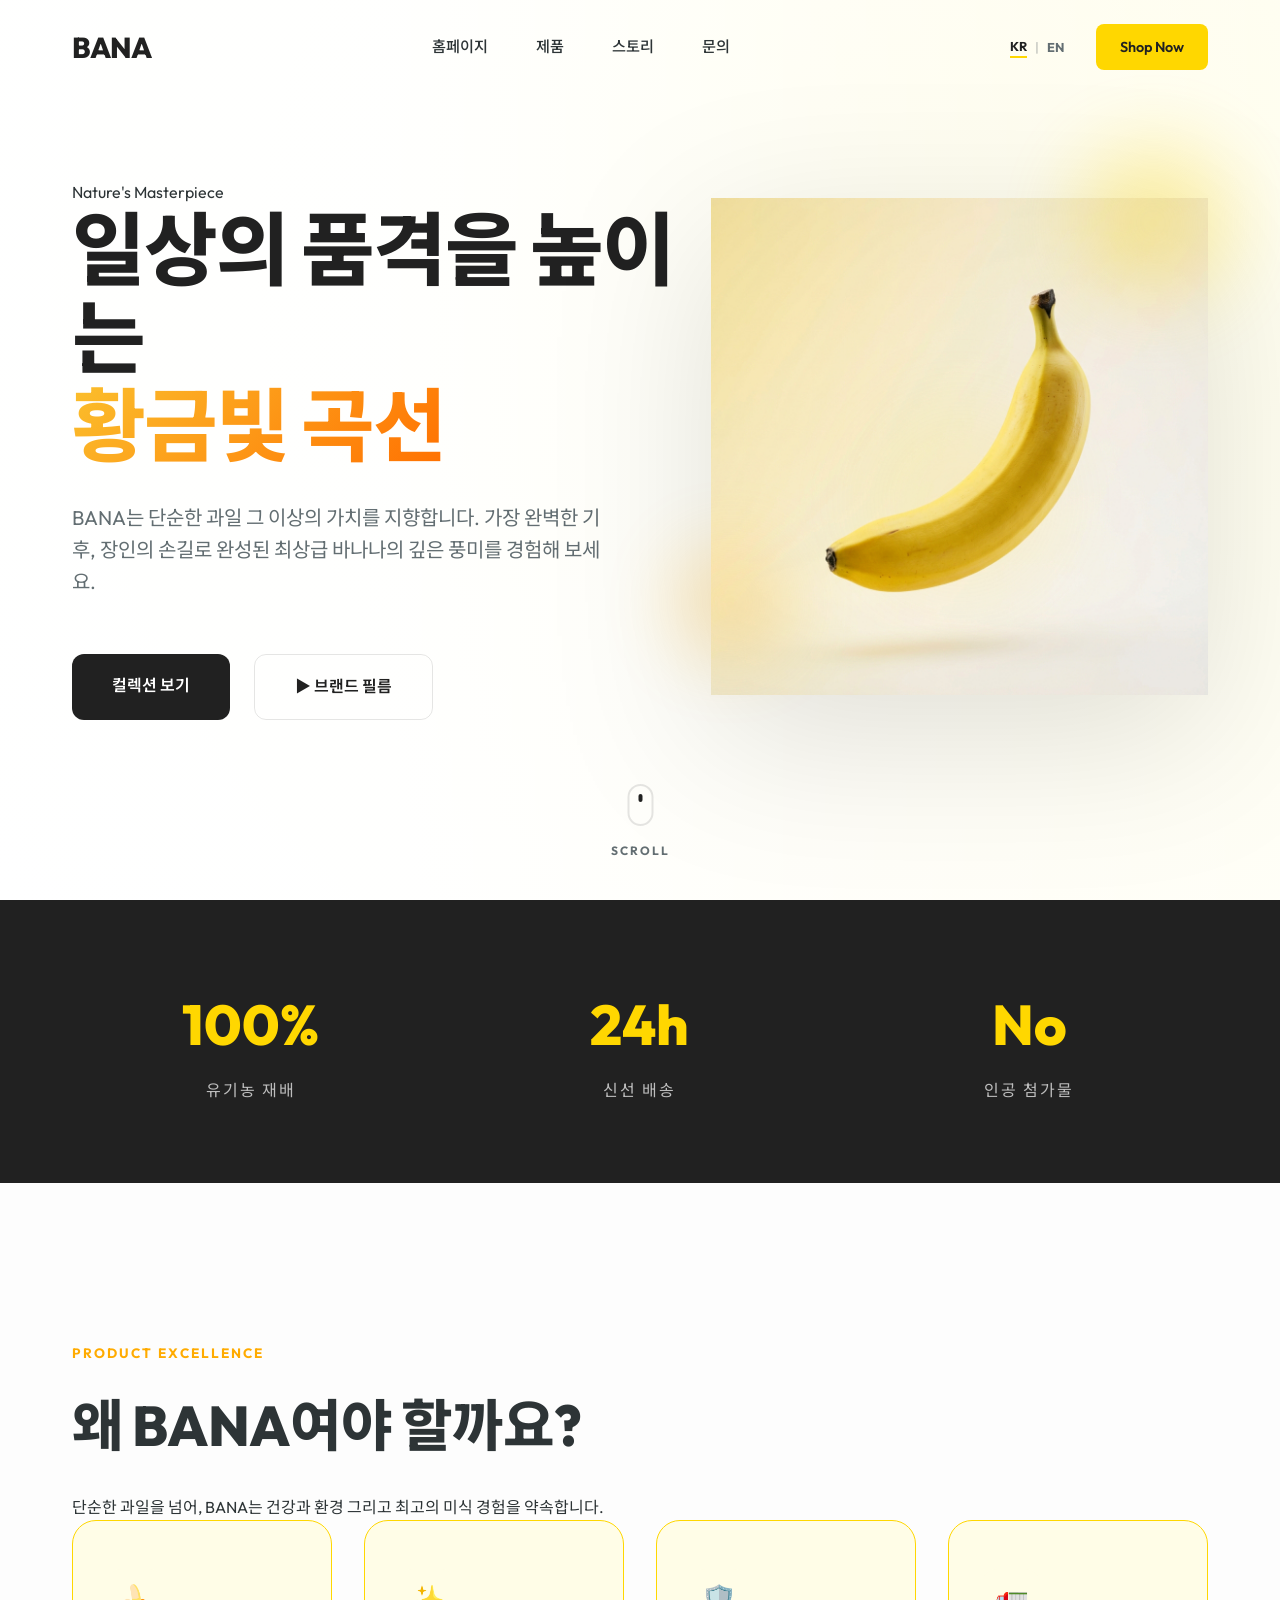
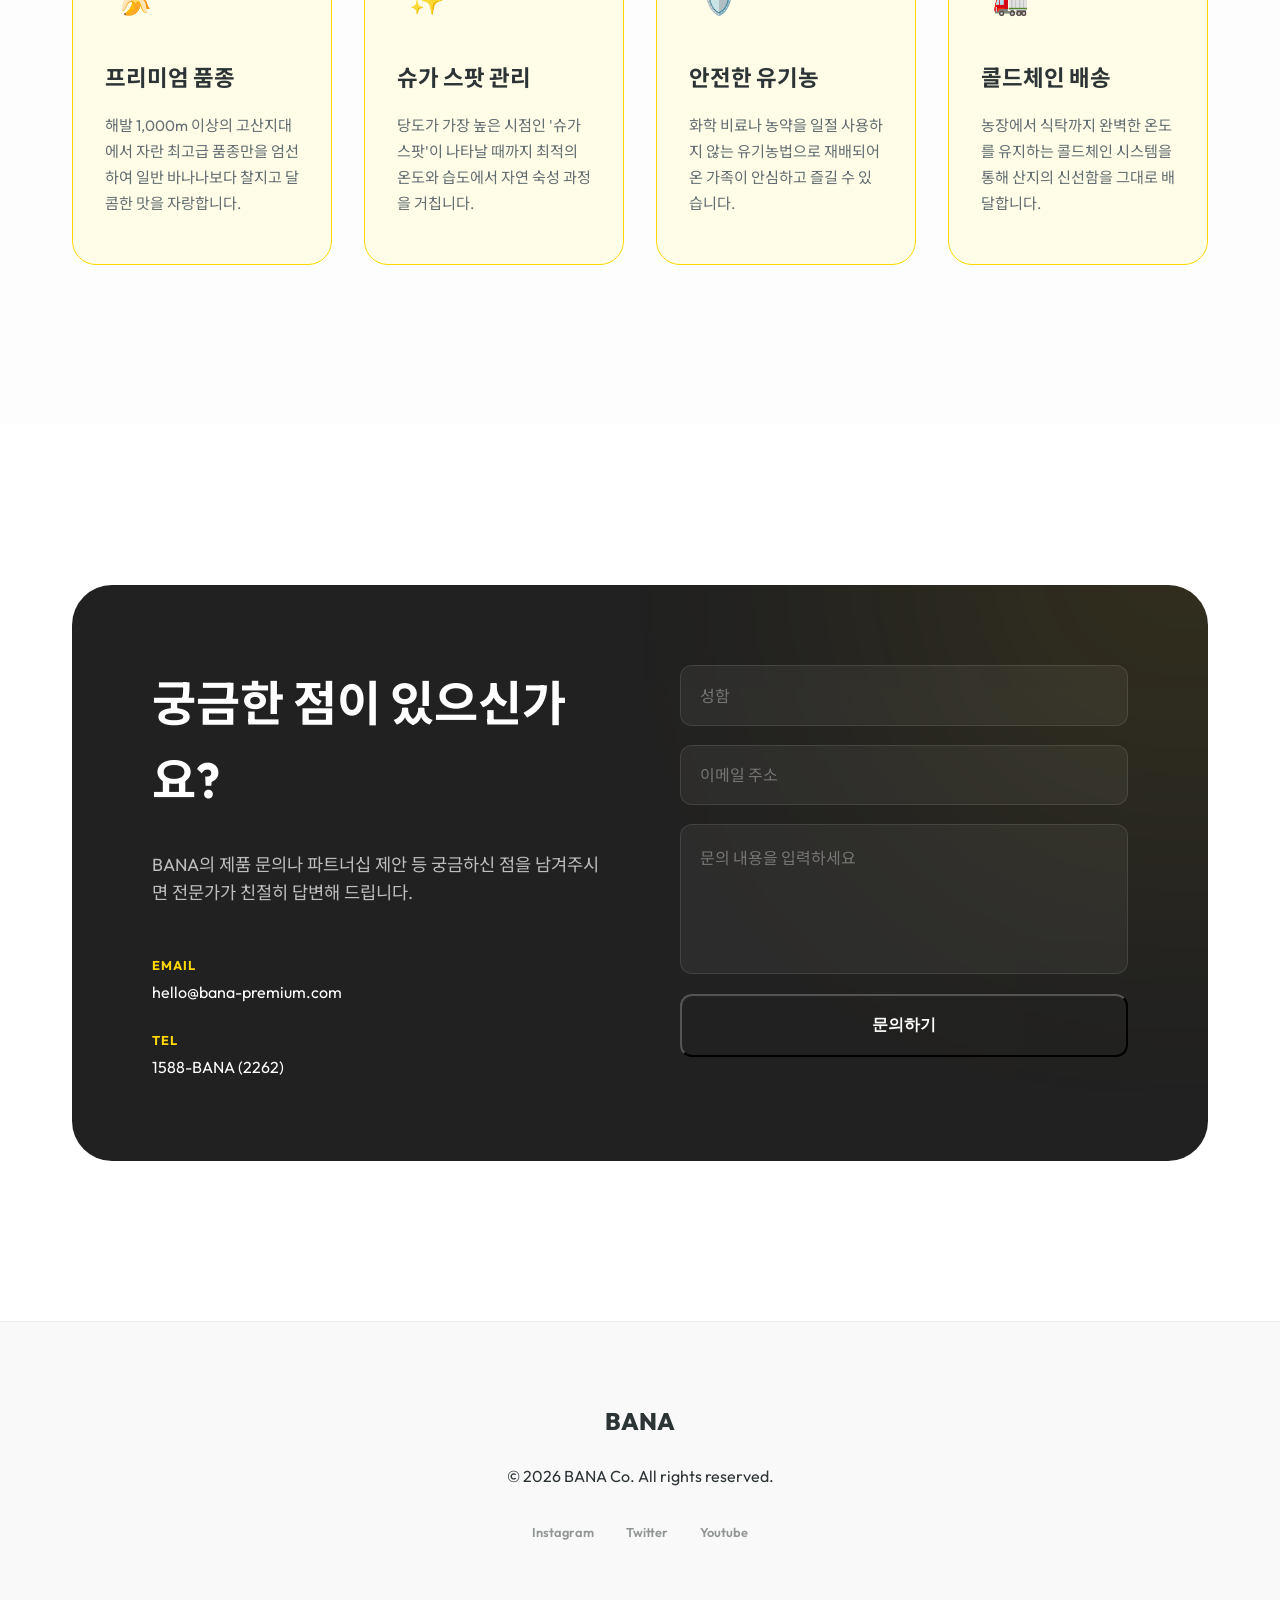
<file: index.html>
<!DOCTYPE html>
<html lang="ko">
<head>
    <meta charset="UTF-8">
    <meta name="viewport" content="width=device-width, initial-scale=1.0">
    <title>BANA - 자연이 선사하는 가장 완벽한 에너지</title>
    <meta name="description" content="프리미엄 바나나 브랜드 BANA. 자연의 순수함과 최고의 영양을 담은 프리미엄 바나나를 만나보세요.">
    <link rel="stylesheet" href="style.css">
    <link rel="preconnect" href="https://fonts.googleapis.com">
    <link rel="preconnect" href="https://fonts.gstatic.com" crossorigin>
    <link href="https://fonts.googleapis.com/css2?family=Outfit:wght@300;400;600;800&family=Noto+Sans+KR:wght@300;400;700&display=swap" rel="stylesheet">
</head>
<body>
    <header id="header">
        <nav class="container">
            <div class="logo">BANA</div>
            <ul class="nav-links">
                <li><a href="#">홈페이지</a></li>
                <li><a href="#products">제품</a></li>
                <li><a href="#about">스토리</a></li>
                <li><a href="#contact">문의</a></li>
            </ul>
            <div class="nav-actions">
                <div class="lang-switcher">
                    <a href="index.html" class="active">KR</a>
                    <span>|</span>
                    <a href="index_en.html">EN</a>
                </div>
                <a href="#shop" class="cta-button mini">Shop Now</a>
            </div>
        </nav>
    </header>

    <main>
        <section class="hero">
            <div class="hero-overlay"></div>
            <div class="container hero-grid">
                <div class="hero-content">
                    <div class="reveal-box">
                        <span class="badge">Nature's Masterpiece</span>
                    </div>
                    <h1 class="reveal-text">일상의 품격을 높이는<br><span class="gradient-text">황금빛 곡선</span></h1>
                    <p class="reveal-text-delayed">BANA는 단순한 과일 그 이상의 가치를 지향합니다. 가장 완벽한 기후, 장인의 손길로 완성된 최상급 바나나의 깊은 풍미를 경험해 보세요.</p>
                    <div class="hero-actions reveal-buttons">
                        <a href="#shop" class="cta-button primary">컬렉션 보기</a>
                        <a href="#video" class="cta-button secondary">
                            <span class="play-icon">▶</span> 브랜드 필름
                        </a>
                    </div>
                </div>
                <div class="hero-image-container">
                    <div class="floating-elements">
                        <div class="particle p1"></div>
                        <div class="particle p2"></div>
                        <div class="particle p3"></div>
                    </div>
                    <img src="banana.png" alt="Premium Banana" class="hero-image parallax-img">
                    <div class="image-shadow"></div>
                </div>
            </div>
            <div class="scroll-indicator">
                <div class="mouse">
                    <div class="wheel"></div>
                </div>
                <span>SCROLL</span>
            </div>
        </section>

        <section id="about" class="stats">
            <div class="container stats-grid">
                <div class="stat-item">
                    <h3>100%</h3>
                    <p>유기농 재배</p>
                </div>
                <div class="stat-item">
                    <h3>24h</h3>
                    <p>신선 배송</p>
                </div>
                <div class="stat-item">
                    <h3>No</h3>
                    <p>인공 첨가물</p>
                </div>
            </div>
        </section>

        <section id="products" class="features">
            <div class="container">
                <div class="section-header">
                    <span class="sub-title">Product Excellence</span>
                    <h2>왜 BANA여야 할까요?</h2>
                    <p>단순한 과일을 넘어, BANA는 건강과 환경 그리고 최고의 미식 경험을 약속합니다.</p>
                </div>
                <div class="features-grid">
                    <div class="feature-card">
                        <div class="icon-wrapper">
                            <span class="feature-icon">🍌</span>
                        </div>
                        <h3>프리미엄 품종</h3>
                        <p>해발 1,000m 이상의 고산지대에서 자란 최고급 품종만을 엄선하여 일반 바나나보다 찰지고 달콤한 맛을 자랑합니다.</p>
                    </div>
                    <div class="feature-card active">
                        <div class="icon-wrapper">
                            <span class="feature-icon">✨</span>
                        </div>
                        <h3>슈가 스팟 관리</h3>
                        <p>당도가 가장 높은 시점인 '슈가 스팟'이 나타날 때까지 최적의 온도와 습도에서 자연 숙성 과정을 거칩니다.</p>
                    </div>
                    <div class="feature-card">
                        <div class="icon-wrapper">
                            <span class="feature-icon">🛡️</span>
                        </div>
                        <h3>안전한 유기농</h3>
                        <p>화학 비료나 농약을 일절 사용하지 않는 유기농법으로 재배되어 온 가족이 안심하고 즐길 수 있습니다.</p>
                    </div>
                    <div class="feature-card">
                        <div class="icon-wrapper">
                            <span class="feature-icon">🚛</span>
                        </div>
                        <h3>콜드체인 배송</h3>
                        <p>농장에서 식탁까지 완벽한 온도를 유지하는 콜드체인 시스템을 통해 산지의 신선함을 그대로 배달합니다.</p>
                    </div>
                </div>
            </div>
        </section>

        <section id="contact" class="contact">
            <div class="container">
                <div class="contact-card">
                    <div class="contact-info">
                        <h2>궁금한 점이 있으신가요?</h2>
                        <p>BANA의 제품 문의나 파트너십 제안 등 궁금하신 점을 남겨주시면 전문가가 친절히 답변해 드립니다.</p>
                        <div class="contact-details">
                            <div class="detail-item">
                                <strong>Email</strong>
                                <span>hello@bana-premium.com</span>
                            </div>
                            <div class="detail-item">
                                <strong>Tel</strong>
                                <span>1588-BANA (2262)</span>
                            </div>
                        </div>
                    </div>
                    <div class="contact-form">
                        <input type="text" placeholder="성함">
                        <input type="email" placeholder="이메일 주소">
                        <textarea placeholder="문의 내용을 입력하세요"></textarea>
                        <button class="cta-button primary full">문의하기</button>
                    </div>
                </div>
            </div>
        </section>
    </main>

    <footer>
        <div class="container footer-content">
            <div class="footer-logo">BANA</div>
            <p>&copy; 2026 BANA Co. All rights reserved.</p>
            <div class="social-links">
                <span>Instagram</span>
                <span>Twitter</span>
                <span>Youtube</span>
            </div>
        </div>
    </footer>

    <script>
        // Header scroll effect
        window.addEventListener('scroll', () => {
            const header = document.getElementById('header');
            if (window.scrollY > 50) {
                header.classList.add('scrolled');
            } else {
                header.classList.remove('scrolled');
            }
        });

        // Parallax Effect
        document.addEventListener('mousemove', (e) => {
            const img = document.querySelector('.parallax-img');
            const particles = document.querySelectorAll('.particle');
            
            const x = (window.innerWidth / 2 - e.pageX) / 30;
            const y = (window.innerHeight / 2 - e.pageY) / 30;
            
            if(img) img.style.transform = `translate(${x}px, ${y}px) rotate(${x/5}deg)`;
            
            particles.forEach((p, i) => {
                const speed = (i + 1) * 20;
                const px = (window.innerWidth / 2 - e.pageX) / speed;
                const py = (window.innerHeight / 2 - e.pageY) / speed;
                p.style.transform = `translate(${px}px, ${py}px)`;
            });
        });

        // Intersection Observer for reveal animations
        const observerOptions = {
            threshold: 0.1
        };

        const observer = new IntersectionObserver((entries) => {
            entries.forEach(entry => {
                if (entry.isIntersecting) {
                    entry.target.classList.add('active');
                }
            });
        }, observerOptions);

        document.querySelectorAll('.reveal-text, .reveal-text-delayed, .reveal-buttons, .feature-card').forEach(el => {
            observer.observe(el);
        });
    </script>
</body>
</html>
</file>
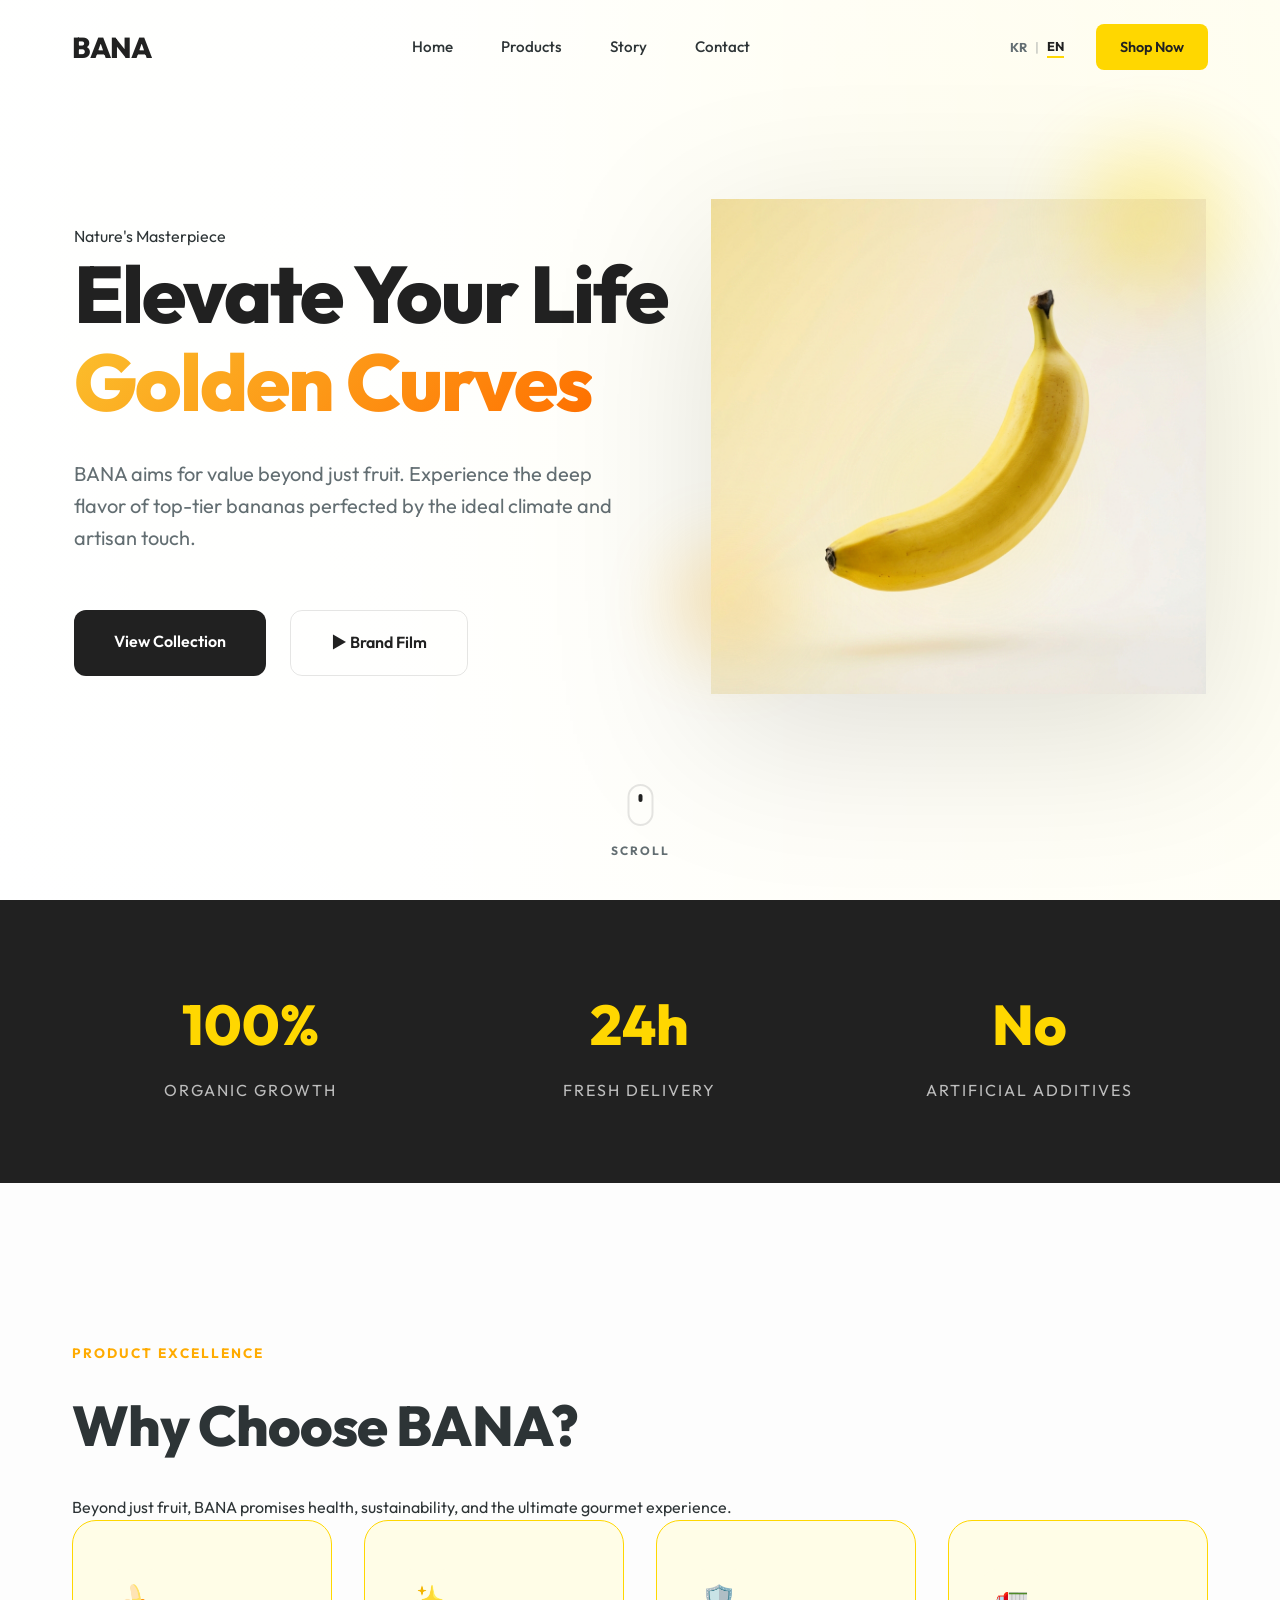
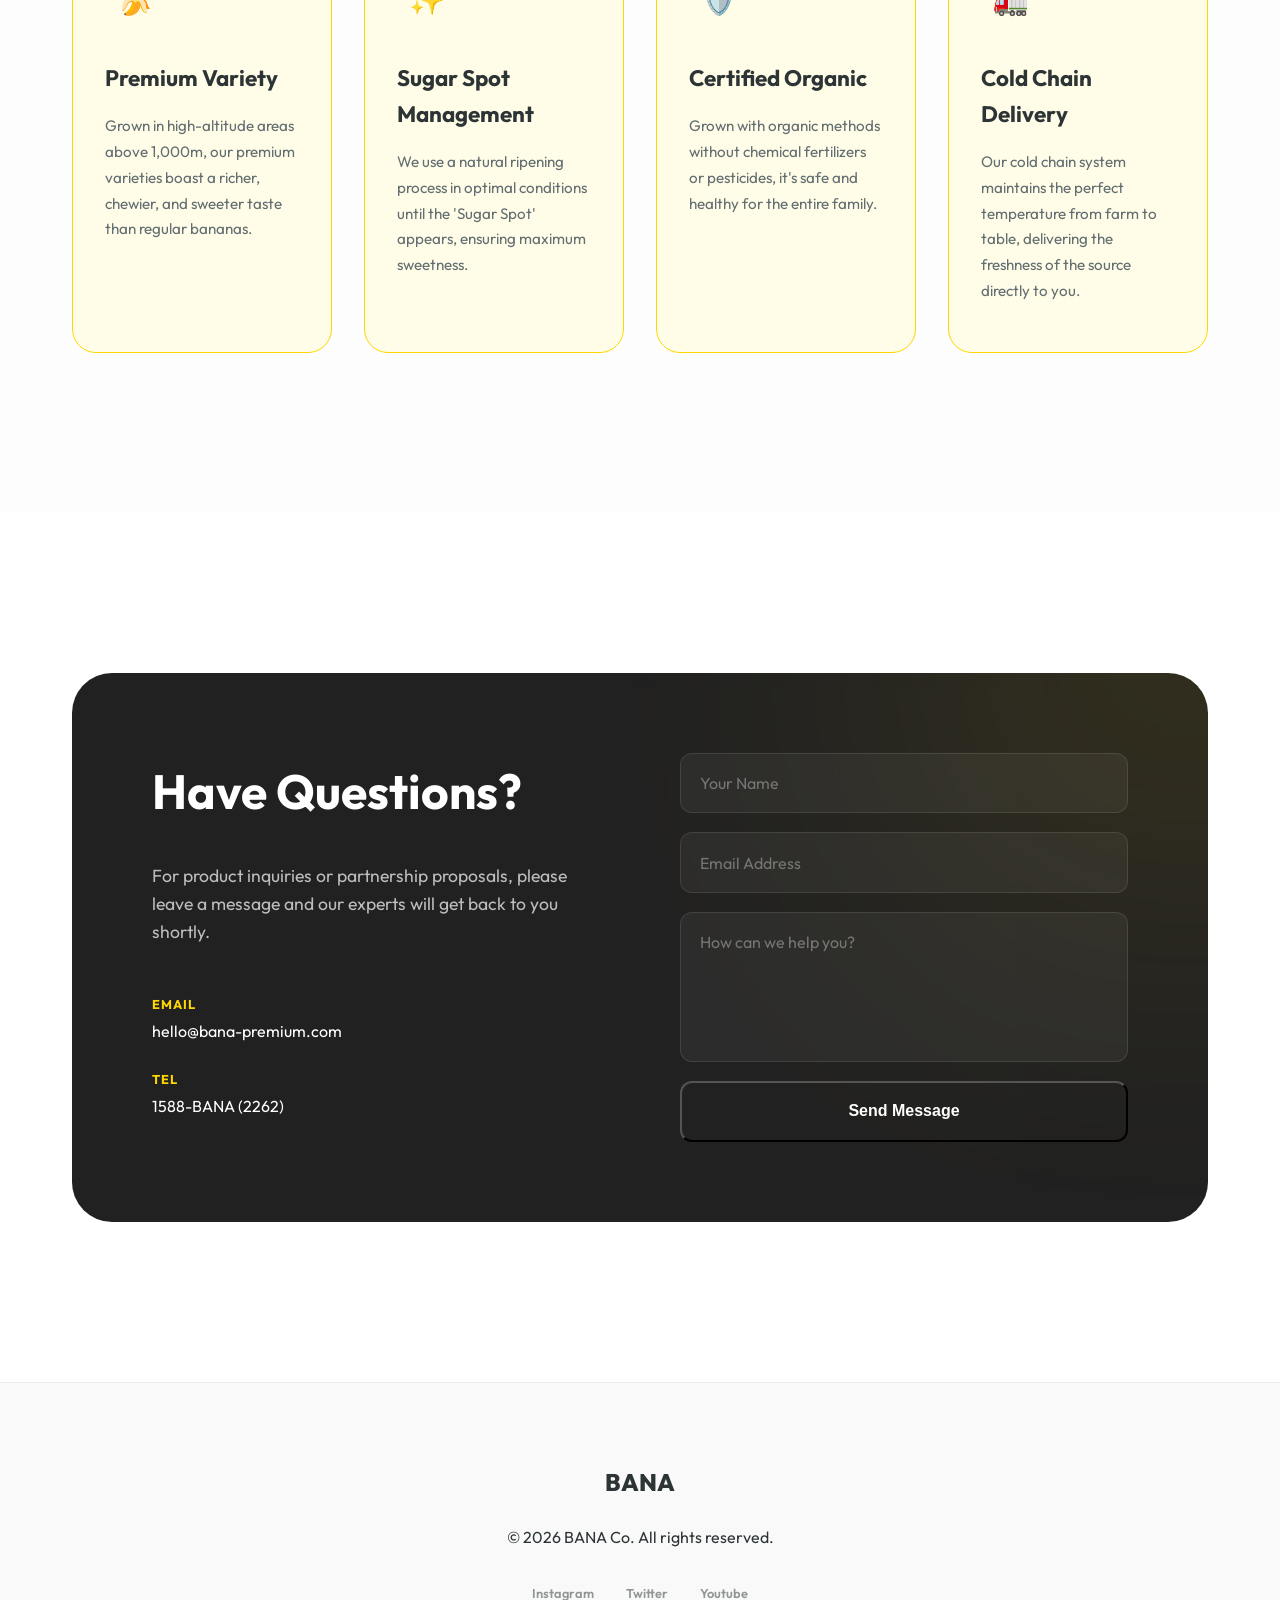
<file: index_en.html>
<!DOCTYPE html>
<html lang="en">
<head>
    <meta charset="UTF-8">
    <meta name="viewport" content="width=device-width, initial-scale=1.0">
    <title>BANA - Nature's Most Perfect Energy</title>
    <meta name="description" content="Premium banana brand BANA. Discover premium bananas with nature's purity and top-tier nutrition.">
    <link rel="stylesheet" href="style.css">
    <link rel="preconnect" href="https://fonts.googleapis.com">
    <link rel="preconnect" href="https://fonts.gstatic.com" crossorigin>
    <link href="https://fonts.googleapis.com/css2?family=Outfit:wght@300;400;600;800&family=Noto+Sans+KR:wght@300;400;700&display=swap" rel="stylesheet">
</head>
<body>
    <header id="header">
        <nav class="container">
            <div class="logo">BANA</div>
            <ul class="nav-links">
                <li><a href="#">Home</a></li>
                <li><a href="#products">Products</a></li>
                <li><a href="#about">Story</a></li>
                <li><a href="#contact">Contact</a></li>
            </ul>
            <div class="nav-actions">
                <div class="lang-switcher">
                    <a href="index.html">KR</a>
                    <span>|</span>
                    <a href="index_en.html" class="active">EN</a>
                </div>
                <a href="#shop" class="cta-button mini">Shop Now</a>
            </div>
        </nav>
    </header>

    <main>
        <section class="hero">
            <div class="hero-overlay"></div>
            <div class="container hero-grid">
                <div class="hero-content">
                    <div class="reveal-box">
                        <span class="badge">Nature's Masterpiece</span>
                    </div>
                    <h1 class="reveal-text">Elevate Your Life<br><span class="gradient-text">Golden Curves</span></h1>
                    <p class="reveal-text-delayed">BANA aims for value beyond just fruit. Experience the deep flavor of top-tier bananas perfected by the ideal climate and artisan touch.</p>
                    <div class="hero-actions reveal-buttons">
                        <a href="#shop" class="cta-button primary">View Collection</a>
                        <a href="#video" class="cta-button secondary">
                            <span class="play-icon">▶</span> Brand Film
                        </a>
                    </div>
                </div>
                <div class="hero-image-container">
                    <div class="floating-elements">
                        <div class="particle p1"></div>
                        <div class="particle p2"></div>
                        <div class="particle p3"></div>
                    </div>
                    <img src="banana.png" alt="Premium Banana" class="hero-image parallax-img">
                    <div class="image-shadow"></div>
                </div>
            </div>
            <div class="scroll-indicator">
                <div class="mouse">
                    <div class="wheel"></div>
                </div>
                <span>SCROLL</span>
            </div>
        </section>

        <section id="about" class="stats">
            <div class="container stats-grid">
                <div class="stat-item">
                    <h3>100%</h3>
                    <p>Organic Growth</p>
                </div>
                <div class="stat-item">
                    <h3>24h</h3>
                    <p>Fresh Delivery</p>
                </div>
                <div class="stat-item">
                    <h3>No</h3>
                    <p>Artificial Additives</p>
                </div>
            </div>
        </section>

        <section id="products" class="features">
            <div class="container">
                <div class="section-header">
                    <span class="sub-title">Product Excellence</span>
                    <h2>Why Choose BANA?</h2>
                    <p>Beyond just fruit, BANA promises health, sustainability, and the ultimate gourmet experience.</p>
                </div>
                <div class="features-grid">
                    <div class="feature-card">
                        <div class="icon-wrapper">
                            <span class="feature-icon">🍌</span>
                        </div>
                        <h3>Premium Variety</h3>
                        <p>Grown in high-altitude areas above 1,000m, our premium varieties boast a richer, chewier, and sweeter taste than regular bananas.</p>
                    </div>
                    <div class="feature-card active">
                        <div class="icon-wrapper">
                            <span class="feature-icon">✨</span>
                        </div>
                        <h3>Sugar Spot Management</h3>
                        <p>We use a natural ripening process in optimal conditions until the 'Sugar Spot' appears, ensuring maximum sweetness.</p>
                    </div>
                    <div class="feature-card">
                        <div class="icon-wrapper">
                            <span class="feature-icon">🛡️</span>
                        </div>
                        <h3>Certified Organic</h3>
                        <p>Grown with organic methods without chemical fertilizers or pesticides, it's safe and healthy for the entire family.</p>
                    </div>
                    <div class="feature-card">
                        <div class="icon-wrapper">
                            <span class="feature-icon">🚛</span>
                        </div>
                        <h3>Cold Chain Delivery</h3>
                        <p>Our cold chain system maintains the perfect temperature from farm to table, delivering the freshness of the source directly to you.</p>
                    </div>
                </div>
            </div>
        </section>

        <section id="contact" class="contact">
            <div class="container">
                <div class="contact-card">
                    <div class="contact-info">
                        <h2>Have Questions?</h2>
                        <p>For product inquiries or partnership proposals, please leave a message and our experts will get back to you shortly.</p>
                        <div class="contact-details">
                            <div class="detail-item">
                                <strong>Email</strong>
                                <span>hello@bana-premium.com</span>
                            </div>
                            <div class="detail-item">
                                <strong>Tel</strong>
                                <span>1588-BANA (2262)</span>
                            </div>
                        </div>
                    </div>
                    <div class="contact-form">
                        <input type="text" placeholder="Your Name">
                        <input type="email" placeholder="Email Address">
                        <textarea placeholder="How can we help you?"></textarea>
                        <button class="cta-button primary full">Send Message</button>
                    </div>
                </div>
            </div>
        </section>
    </main>

    <footer>
        <div class="container footer-content">
            <div class="footer-logo">BANA</div>
            <p>&copy; 2026 BANA Co. All rights reserved.</p>
            <div class="social-links">
                <span>Instagram</span>
                <span>Twitter</span>
                <span>Youtube</span>
            </div>
        </div>
    </footer>

    <script>
        // Header scroll effect
        window.addEventListener('scroll', () => {
            const header = document.getElementById('header');
            if (window.scrollY > 50) {
                header.classList.add('scrolled');
            } else {
                header.classList.remove('scrolled');
            }
        });

        // Parallax Effect
        document.addEventListener('mousemove', (e) => {
            const img = document.querySelector('.parallax-img');
            const particles = document.querySelectorAll('.particle');
            
            const x = (window.innerWidth / 2 - e.pageX) / 30;
            const y = (window.innerHeight / 2 - e.pageY) / 30;
            
            if(img) img.style.transform = `translate(${x}px, ${y}px) rotate(${x/5}deg)`;
            
            particles.forEach((p, i) => {
                const speed = (i + 1) * 20;
                const px = (window.innerWidth / 2 - e.pageX) / speed;
                const py = (window.innerHeight / 2 - e.pageY) / speed;
                p.style.transform = `translate(${px}px, ${py}px)`;
            });
        });

        // Intersection Observer for reveal animations
        const observerOptions = {
            threshold: 0.1
        };

        const observer = new IntersectionObserver((entries) => {
            entries.forEach(entry => {
                if (entry.isIntersecting) {
                    entry.target.classList.add('active');
                }
            });
        }, observerOptions);

        document.querySelectorAll('.reveal-text, .reveal-text-delayed, .reveal-buttons, .feature-card').forEach(el => {
            observer.observe(el);
        });
    </script>
</body>
</html>
</file>
<file: style.css>
:root {
    --primary: #FFD700;
    --primary-dark: #FBC02D;
    --secondary: #212121;
    --accent: #FFAB00;
    --bg-light: #FFFFFF;
    --bg-cream: #FFFDE7;
    --text-main: #2D3436;
    --text-muted: #636E72;
    --glass: rgba(255, 255, 255, 0.8);
    --transition: all 0.4s cubic-bezier(0.165, 0.84, 0.44, 1);
}

* {
    margin: 0;
    padding: 0;
    box-sizing: border-box;
}

body {
    font-family: 'Outfit', 'Noto Sans KR', sans-serif;
    color: var(--text-main);
    background-color: var(--bg-light);
    line-height: 1.6;
    overflow-x: hidden;
}

.container {
    max-width: 1200px;
    margin: 0 auto;
    padding: 0 2rem;
}

/* Header & Nav */
header {
    position: fixed;
    top: 0;
    left: 0;
    width: 100%;
    z-index: 1000;
    padding: 1.5rem 0;
    transition: var(--transition);
}

header.scrolled {
    background: var(--glass);
    backdrop-filter: blur(10px);
    padding: 1rem 0;
    box-shadow: 0 10px 30px rgba(0,0,0,0.05);
}

nav {
    display: flex;
    justify-content: space-between;
    align-items: center;
}

.logo {
    font-size: 1.8rem;
    font-weight: 800;
    letter-spacing: -1px;
    color: var(--secondary);
}

.nav-links {
    display: flex;
    list-style: none;
    gap: 3rem;
}

.nav-links a {
    text-decoration: none;
    color: var(--text-main);
    font-weight: 500;
    font-size: 0.95rem;
    transition: var(--transition);
}

.nav-links a:hover {
    color: var(--primary-dark);
}

.nav-actions {
    display: flex;
    align-items: center;
    gap: 2rem;
}

.lang-switcher {
    display: flex;
    align-items: center;
    gap: 0.5rem;
    font-size: 0.8rem;
    font-weight: 700;
    color: var(--text-muted);
}

.lang-switcher a {
    text-decoration: none;
    color: inherit;
    transition: var(--transition);
}

.lang-switcher a.active {
    color: var(--secondary);
    border-bottom: 2px solid var(--primary);
}

.lang-switcher a:hover:not(.active) {
    color: var(--primary-dark);
}

.lang-switcher span {
    opacity: 0.3;
}

/* Hero Section */
.hero {
    position: relative;
    padding: 0;
    height: 100vh;
    min-height: 800px;
    background: radial-gradient(circle at 70% 30%, #FFFDE7 0%, #FFFFFF 100%);
    display: flex;
    align-items: center;
    overflow: hidden;
}

.hero-overlay {
    position: absolute;
    top: 0;
    left: 0;
    width: 100%;
    height: 100%;
    background: linear-gradient(to right, rgba(255,255,255,0.9) 30%, transparent 100%);
    z-index: 1;
}

.hero-grid {
    position: relative;
    z-index: 2;
    display: grid;
    grid-template-columns: 1.1fr 0.9fr;
    gap: 2rem;
    align-items: center;
}

h1 {
    font-size: 5rem;
    line-height: 1.1;
    font-weight: 800;
    margin-bottom: 2rem;
    color: var(--secondary);
    letter-spacing: -2px;
}

.gradient-text {
    background: linear-gradient(135deg, var(--primary-dark), #FF6F00);
    -webkit-background-clip: text;
    -webkit-text-fill-color: transparent;
}

.hero-content p {
    font-size: 1.25rem;
    color: var(--text-muted);
    max-width: 550px;
    margin-bottom: 3.5rem;
    font-weight: 400;
}

/* Animations */
.reveal-text {
    opacity: 0;
    transform: translateY(30px);
    transition: all 0.8s cubic-bezier(0.165, 0.84, 0.44, 1);
}

.reveal-text-delayed {
    opacity: 0;
    transform: translateY(30px);
    transition: all 0.8s cubic-bezier(0.165, 0.84, 0.44, 1) 0.2s;
}

.reveal-buttons {
    opacity: 0;
    transform: translateY(30px);
    transition: all 0.8s cubic-bezier(0.165, 0.84, 0.44, 1) 0.4s;
}

.reveal-text.active, .reveal-text-delayed.active, .reveal-buttons.active {
    opacity: 1;
    transform: translateY(0);
}

.hero-actions {
    display: flex;
    gap: 1.5rem;
}

.cta-button {
    padding: 1.2rem 2.5rem;
    border-radius: 12px;
    font-weight: 600;
    text-decoration: none;
    transition: var(--transition);
    font-size: 1rem;
    display: inline-block;
}

.cta-button.primary {
    background: var(--secondary);
    color: white;
}

.cta-button.primary:hover {
    background: #000;
    transform: translateY(-5px);
    box-shadow: 0 20px 40px rgba(0,0,0,0.1);
}

.cta-button.secondary {
    background: transparent;
    color: var(--secondary);
    border: 1px solid rgba(0,0,0,0.1);
}

.cta-button.secondary:hover {
    background: rgba(0,0,0,0.02);
    transform: translateY(-5px);
}

.cta-button.mini {
    padding: 0.7rem 1.5rem;
    background: var(--primary);
    color: var(--secondary);
    border-radius: 8px;
    font-size: 0.9rem;
}

/* Image Container */
.hero-image-container {
    position: relative;
}

.hero-image {
    width: 100%;
    max-width: 550px;
    height: auto;
    filter: drop-shadow(0 40px 80px rgba(0,0,0,0.12));
    transition: transform 0.1s ease-out;
    z-index: 5;
}

.floating-elements .particle {
    position: absolute;
    border-radius: 50%;
    background: var(--primary);
    filter: blur(40px);
    opacity: 0.3;
    z-index: 2;
}

.p1 { width: 150px; height: 150px; top: -50px; right: -20px; }
.p2 { width: 100px; height: 100px; bottom: 50px; left: -30px; background: #FFAB00 !important; }
.p3 { width: 200px; height: 200px; top: 40%; left: 30%; opacity: 0.1 !important; }

/* Scroll Indicator */
.scroll-indicator {
    position: absolute;
    bottom: 40px;
    left: 50%;
    transform: translateX(-50%);
    display: flex;
    flex-direction: column;
    align-items: center;
    gap: 15px;
    z-index: 10;
    font-weight: 700;
    font-size: 0.75rem;
    letter-spacing: 2px;
    color: var(--text-muted);
}

.mouse {
    width: 26px;
    height: 42px;
    border: 2px solid rgba(0,0,0,0.1);
    border-radius: 20px;
    position: relative;
}

.wheel {
    width: 4px;
    height: 8px;
    background: var(--secondary);
    border-radius: 2px;
    position: absolute;
    top: 8px;
    left: 50%;
    transform: translateX(-50%);
    animation: scroll-wheel 2s infinite;
}

@keyframes scroll-wheel {
    0% { transform: translate(-50%, 0); opacity: 0; }
    30% { opacity: 1; }
    100% { transform: translate(-50%, 15px); opacity: 0; }
}

/* Stats Section */
.stats {
    padding: 5rem 0;
    background: var(--secondary);
    color: white;
}

.stats-grid {
    display: grid;
    grid-template-columns: repeat(3, 1fr);
    text-align: center;
    gap: 2rem;
}

.stat-item h3 {
    font-size: 3.5rem;
    font-weight: 800;
    color: var(--primary);
    margin-bottom: 0.5rem;
}

.stat-item p {
    font-size: 1rem;
    opacity: 0.7;
    text-transform: uppercase;
    letter-spacing: 2px;
}

/* Features Section */
.features {
    padding: 10rem 0;
    background: #fdfdfd;
}

.sub-title {
    color: var(--accent);
    font-weight: 700;
    text-transform: uppercase;
    letter-spacing: 2px;
    font-size: 0.85rem;
    display: block;
    margin-bottom: 1rem;
}

.section-header h2 {
    font-size: 3.5rem;
    font-weight: 800;
    margin-bottom: 1.5rem;
    letter-spacing: -1px;
}

.features-grid {
    display: grid;
    grid-template-columns: repeat(auto-fit, minmax(250px, 1fr));
    gap: 2rem;
}

.feature-card {
    padding: 3rem 2rem;
    border-radius: 24px;
    background: white;
    border: 1px solid rgba(0,0,0,0.03);
    transition: var(--transition);
    display: flex;
    flex-direction: column;
    align-items: flex-start;
}

.feature-card:hover {
    transform: translateY(-10px);
    box-shadow: 0 30px 60px rgba(0,0,0,0.05);
    border-color: var(--primary);
}

.feature-card.active {
    background: var(--bg-cream);
    border-color: var(--primary);
}

.icon-wrapper {
    width: 60px;
    height: 60px;
    background: var(--bg-cream);
    border-radius: 16px;
    display: flex;
    align-items: center;
    justify-content: center;
    margin-bottom: 2rem;
    font-size: 1.8rem;
    transition: var(--transition);
}

.feature-card:hover .icon-wrapper {
    transform: scale(1.1) rotate(5deg);
    background: var(--primary);
}

.feature-card h3 {
    font-size: 1.4rem;
    margin-bottom: 1rem;
    font-weight: 700;
}

.feature-card p {
    color: var(--text-muted);
    font-size: 0.95rem;
    line-height: 1.7;
}

/* Contact Section */
.contact {
    padding: 10rem 0;
}

.contact-card {
    background: var(--secondary);
    border-radius: 40px;
    padding: 5rem;
    display: grid;
    grid-template-columns: 1fr 1fr;
    gap: 5rem;
    color: white;
    position: relative;
    overflow: hidden;
}

.contact-card::before {
    content: '';
    position: absolute;
    top: -50%;
    right: -20%;
    width: 500px;
    height: 500px;
    background: var(--primary);
    filter: blur(150px);
    opacity: 0.1;
}

.contact-info h2 {
    font-size: 3rem;
    margin-bottom: 2rem;
}

.contact-info p {
    opacity: 0.7;
    margin-bottom: 3rem;
    font-size: 1.1rem;
}

.contact-details {
    display: flex;
    flex-direction: column;
    gap: 1.5rem;
}

.detail-item {
    display: flex;
    flex-direction: column;
}

.detail-item strong {
    color: var(--primary);
    font-size: 0.8rem;
    text-transform: uppercase;
    letter-spacing: 1px;
    margin-bottom: 0.3rem;
}

.contact-form {
    display: flex;
    flex-direction: column;
    gap: 1.2rem;
}

.contact-form input, .contact-form textarea {
    padding: 1.2rem;
    border-radius: 12px;
    border: 1px solid rgba(255,255,255,0.1);
    background: rgba(255,255,255,0.05);
    color: white;
    font-family: inherit;
    font-size: 1rem;
    transition: var(--transition);
}

.contact-form input:focus, .contact-form textarea:focus {
    outline: none;
    background: rgba(255,255,255,0.1);
    border-color: var(--primary);
}

.contact-form textarea {
    height: 150px;
    resize: none;
}

.cta-button.full {
    width: 100%;
}

/* Footer */
footer {
    padding: 5rem 0;
    background: #f9f9f9;
    border-top: 1px solid rgba(0,0,0,0.05);
    text-align: center;
}

.footer-logo {
    font-size: 1.5rem;
    font-weight: 800;
    margin-bottom: 1.5rem;
}

.social-links {
    margin-top: 2rem;
    display: flex;
    justify-content: center;
    gap: 2rem;
    font-weight: 600;
    font-size: 0.8rem;
    opacity: 0.5;
}

/* Responsive Design */

/* Tablet Optimization (Max 1024px) */
@media (max-width: 1024px) {
    .container {
        padding: 0 3rem;
    }

    h1 {
        font-size: 4rem;
    }

    .hero-grid {
        grid-template-columns: 1fr;
        text-align: center;
        gap: 3rem;
    }

    .hero-content {
        display: flex;
        flex-direction: column;
        align-items: center;
    }

    .hero-content p {
        margin: 0 auto 3rem;
    }

    .hero-image-container {
        max-width: 450px;
        margin: 0 auto;
    }

    .features-grid {
        grid-template-columns: repeat(2, 1fr);
    }

    .contact-card {
        padding: 4rem;
        gap: 3rem;
    }
}

/* Mobile Optimization (Max 768px) */
@media (max-width: 768px) {
    .nav-links {
        display: none; /* Can be replaced with a hamburger menu later if needed */
    }

    .nav-actions {
        gap: 1rem;
    }

    header {
        padding: 1rem 0;
    }

    .hero {
        padding-top: 8rem;
        height: auto;
        min-height: auto;
    }

    h1 {
        font-size: 3rem;
    }

    .hero-content p {
        font-size: 1.1rem;
    }

    .stats-grid {
        grid-template-columns: 1fr;
        gap: 3rem;
    }

    .stat-item h3 {
        font-size: 2.5rem;
    }

    .features {
        padding: 6rem 0;
    }

    .section-header h2 {
        font-size: 2.5rem;
    }

    .features-grid {
        grid-template-columns: 1fr;
    }

    .contact-card {
        grid-template-columns: 1fr;
        padding: 3rem 2rem;
        gap: 3rem;
        border-radius: 24px;
    }

    .contact-info h2 {
        font-size: 2.2rem;
    }

    .footer-content {
        flex-direction: column;
        gap: 2rem;
    }
    
    .scroll-indicator {
        display: none;
    }
}

/* Extra Small Screens (Max 480px) */
@media (max-width: 480px) {
    h1 {
        font-size: 2.5rem;
    }

    .hero-actions {
        flex-direction: column;
        width: 100%;
    }

    .hero-actions .cta-button {
        width: 100%;
        text-align: center;
    }

    .feature-card {
        padding: 2rem;
    }

    .logo {
        font-size: 1.5rem;
    }
}
</file>
